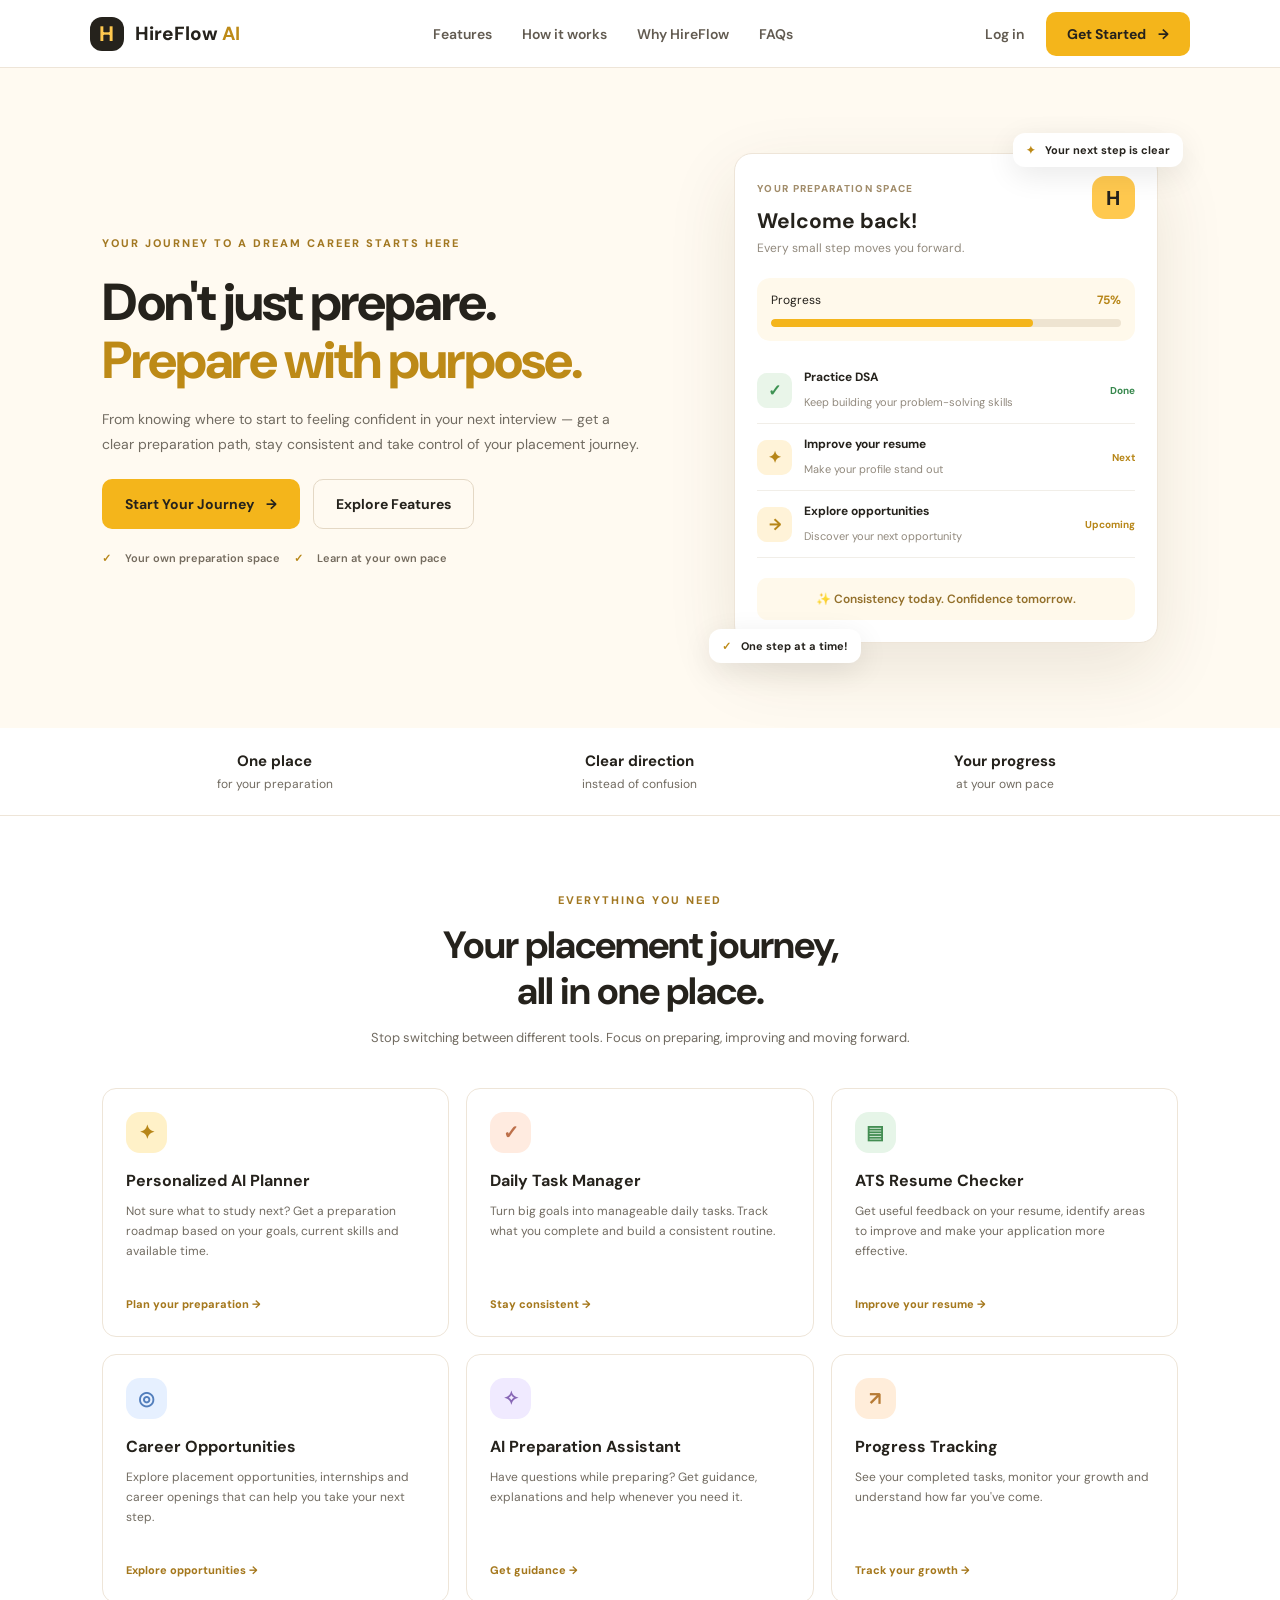
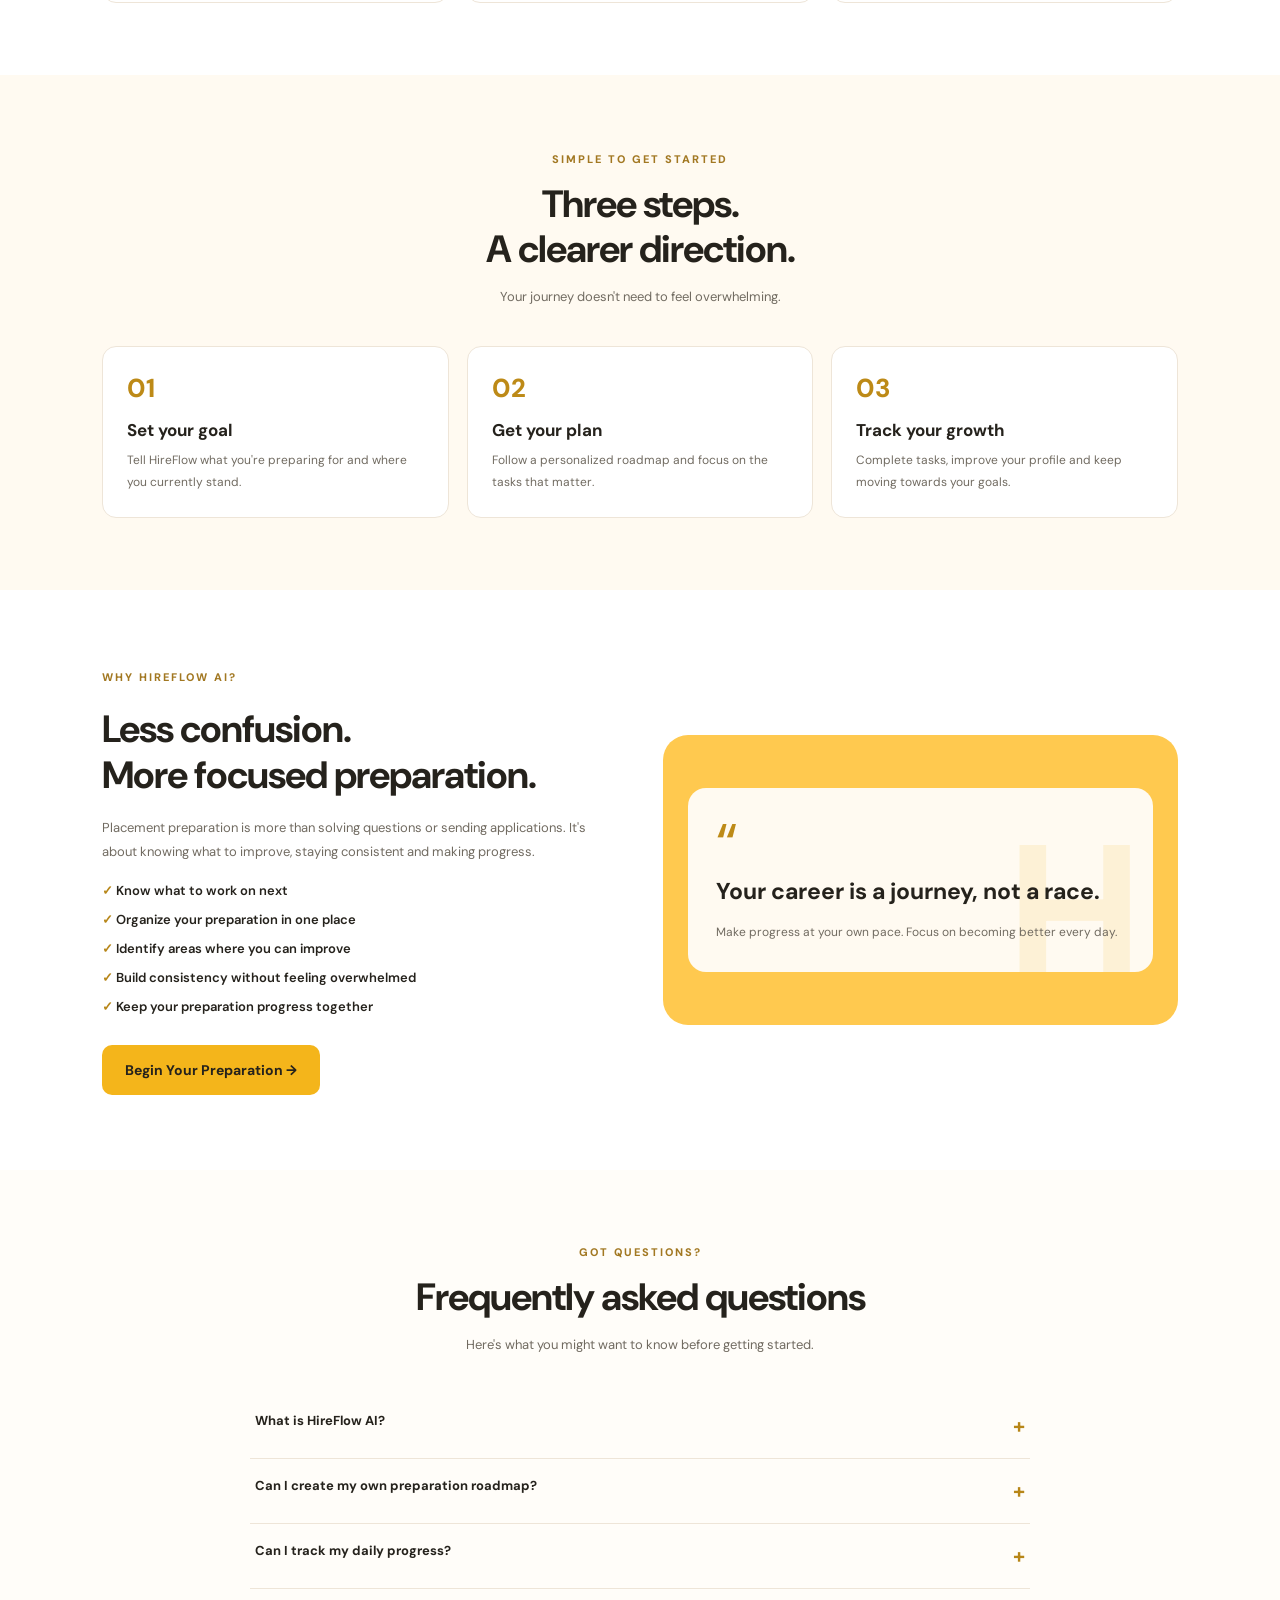
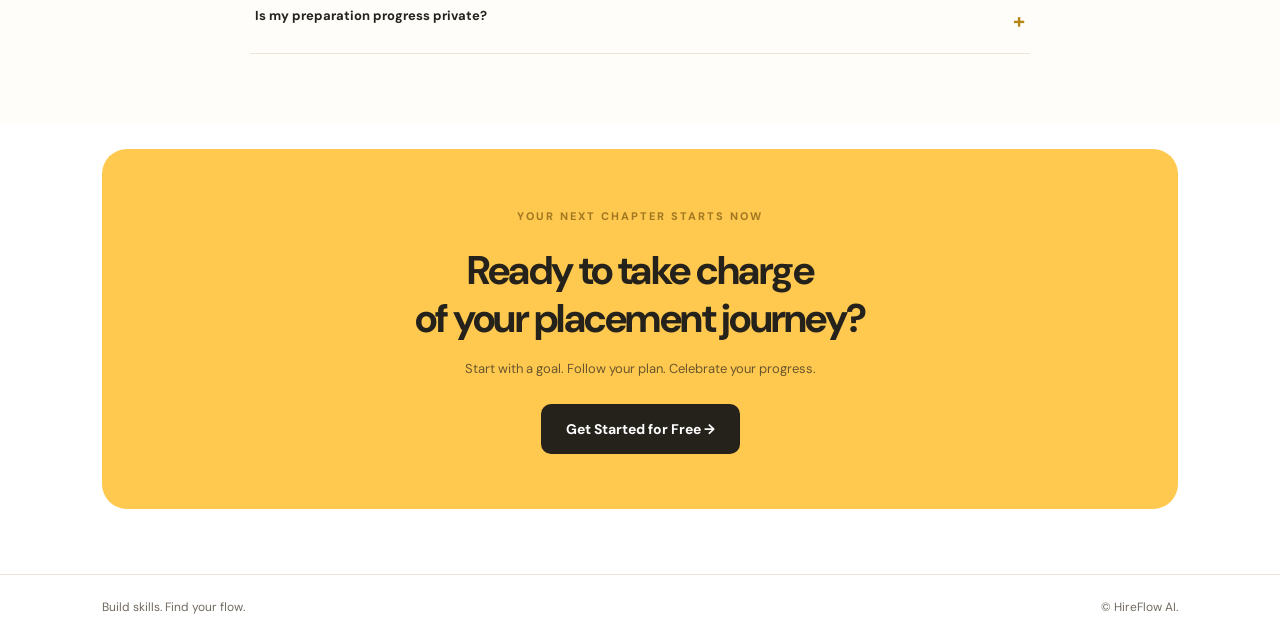
<file: static/landing.html>
<!DOCTYPE html>
<html lang="en">
<head>
    <meta charset="UTF-8">
    <meta name="viewport" content="width=device-width, initial-scale=1.0">
    <title>HireFlow AI | Your Placement Journey Starts Here</title>
    <link rel="stylesheet" href="/static/landing.css">
</head>
<body>

    <!-- NAVBAR -->
    <header class="navbar">
        <a href="/" class="logo">
            <span class="logo-icon">H</span>
            <span>HireFlow <b>AI</b></span>
        </a>

        <nav class="nav-links" id="navLinks">
            <a href="#features">Features</a>
            <a href="#how-it-works">How it works</a>
            <a href="#benefits">Why HireFlow</a>
            <a href="#faq">FAQs</a>
        </nav>

        <div class="nav-actions">
            <a href="/login" class="login-link">Log in</a>
            <a href="/login" class="nav-cta">Get Started <span>→</span></a>
        </div>

        <button class="menu-toggle" id="menuToggle" aria-label="Toggle navigation">
            ☰
        </button>
    </header>

    <main>

        <!-- HERO SECTION -->
        <section class="hero">
            <div class="hero-content reveal">
                <span class="eyebrow">
                    YOUR JOURNEY TO A DREAM CAREER STARTS HERE
                </span>

                <h1>
                    Don't just prepare.<br>
                    <span>Prepare with purpose.</span>
                </h1>

                <p class="hero-description">
                    From knowing where to start to feeling confident in your
                    next interview — get a clear preparation path, stay
                    consistent and take control of your placement journey.
                </p>

                <div class="hero-buttons">
                    <a href="/login" class="primary-btn">
                        Start Your Journey <span>→</span>
                    </a>
                    <a href="#features" class="secondary-btn">
                        Explore Features
                    </a>
                </div>

                <div class="hero-note">
                    <span>✓</span> Your own preparation space
                    <span>✓</span> Learn at your own pace
                </div>
            </div>

            <!-- PREVIEW CARD -->
            <div class="hero-visual reveal">
                <div class="floating-label label-one">
                    <span>✦</span> Your next step is clear
                </div>

                <div class="preview-card">
                    <div class="preview-top">
                        <div>
                            <span class="preview-caption">YOUR PREPARATION SPACE</span>
                            <h3>Welcome back!</h3>
                            <p>Every small step moves you forward.</p>
                        </div>
                        <div class="avatar">H</div>
                    </div>

                    <div class="preview-progress">
                        <div class="progress-heading">
                            <span>Progress</span>
                            <strong>75%</strong>
                        </div>
                        <div class="progress-bar">
                            <span></span>
                        </div>
                    </div>

                    <div class="preview-task">
                        <div class="task-icon">✓</div>
                        <div>
                            <strong>Practice DSA</strong>
                            <small>Keep building your problem-solving skills</small>
                        </div>
                        <span class="task-status">Done</span>
                    </div>

                    <div class="preview-task">
                        <div class="task-icon task-pending">✦</div>
                        <div>
                            <strong>Improve your resume</strong>
                            <small>Make your profile stand out</small>
                        </div>
                        <span class="task-status pending">Next</span>
                    </div>

                    <div class="preview-task">
                        <div class="task-icon task-pending">→</div>
                        <div>
                            <strong>Explore opportunities</strong>
                            <small>Discover your next opportunity</small>
                        </div>
                        <span class="task-status pending">Upcoming</span>
                    </div>

                    <div class="preview-message">
                        ✨ Consistency today. Confidence tomorrow.
                    </div>
                </div>

                <div class="floating-label label-two">
                    <span>✓</span> One step at a time!
                </div>
            </div>
        </section>

        <!-- VALUE STRIP -->
        <section class="value-strip">
            <div>
                <strong>One place</strong>
                <span>for your preparation</span>
            </div>
            <div>
                <strong>Clear direction</strong>
                <span>instead of confusion</span>
            </div>
            <div>
                <strong>Your progress</strong>
                <span>at your own pace</span>
            </div>
        </section>

        <!-- FEATURES -->
        <section class="section features-section" id="features">
            <div class="section-heading reveal">
                <span class="eyebrow">EVERYTHING YOU NEED</span>
                <h2>Your placement journey,<br>all in one place.</h2>
                <p>
                    Stop switching between different tools.
                    Focus on preparing, improving and moving forward.
                </p>
            </div>

            <div class="feature-grid">

                <article class="feature-card reveal">
                    <div class="feature-icon yellow">✦</div>
                    <h3>Personalized AI Planner</h3>
                    <p>
                        Not sure what to study next? Get a preparation roadmap
                        based on your goals, current skills and available time.
                    </p>
                    <a href="/login">Plan your preparation →</a>
                </article>

                <article class="feature-card reveal">
                    <div class="feature-icon peach">✓</div>
                    <h3>Daily Task Manager</h3>
                    <p>
                        Turn big goals into manageable daily tasks.
                        Track what you complete and build a consistent routine.
                    </p>
                    <a href="/login">Stay consistent →</a>
                </article>

                <article class="feature-card reveal">
                    <div class="feature-icon green">▤</div>
                    <h3>ATS Resume Checker</h3>
                    <p>
                        Get useful feedback on your resume, identify areas
                        to improve and make your application more effective.
                    </p>
                    <a href="/login">Improve your resume →</a>
                </article>

                <article class="feature-card reveal">
                    <div class="feature-icon blue">◎</div>
                    <h3>Career Opportunities</h3>
                    <p>
                        Explore placement opportunities, internships and
                        career openings that can help you take your next step.
                    </p>
                    <a href="/login">Explore opportunities →</a>
                </article>

                <article class="feature-card reveal">
                    <div class="feature-icon purple">✧</div>
                    <h3>AI Preparation Assistant</h3>
                    <p>
                        Have questions while preparing? Get guidance,
                        explanations and help whenever you need it.
                    </p>
                    <a href="/login">Get guidance →</a>
                </article>

                <article class="feature-card reveal">
                    <div class="feature-icon orange">↗</div>
                    <h3>Progress Tracking</h3>
                    <p>
                        See your completed tasks, monitor your growth
                        and understand how far you've come.
                    </p>
                    <a href="/login">Track your growth →</a>
                </article>

            </div>
        </section>

        <!-- HOW IT WORKS -->
        <section class="how-section" id="how-it-works">
            <div class="section-heading reveal">
                <span class="eyebrow">SIMPLE TO GET STARTED</span>
                <h2>Three steps.<br>A clearer direction.</h2>
                <p>Your journey doesn't need to feel overwhelming.</p>
            </div>

            <div class="steps-grid">
                <div class="step reveal">
                    <span class="step-number">01</span>
                    <h3>Set your goal</h3>
                    <p>
                        Tell HireFlow what you're preparing for and
                        where you currently stand.
                    </p>
                </div>

                <div class="step reveal">
                    <span class="step-number">02</span>
                    <h3>Get your plan</h3>
                    <p>
                        Follow a personalized roadmap and focus
                        on the tasks that matter.
                    </p>
                </div>

                <div class="step reveal">
                    <span class="step-number">03</span>
                    <h3>Track your growth</h3>
                    <p>
                        Complete tasks, improve your profile
                        and keep moving towards your goals.
                    </p>
                </div>
            </div>
        </section>

        <!-- BENEFITS -->
        <section class="benefits-section" id="benefits">
            <div class="benefits-content reveal">
                <span class="eyebrow">WHY HIREFLOW AI?</span>
                <h2>Less confusion.<br>More focused preparation.</h2>

                <p>
                    Placement preparation is more than solving questions
                    or sending applications. It's about knowing what to
                    improve, staying consistent and making progress.
                </p>

                <ul>
                    <li>✓ Know what to work on next</li>
                    <li>✓ Organize your preparation in one place</li>
                    <li>✓ Identify areas where you can improve</li>
                    <li>✓ Build consistency without feeling overwhelmed</li>
                    <li>✓ Keep your preparation progress together</li>
                </ul>

                <a href="/login" class="primary-btn">
                    Begin Your Preparation →
                </a>
            </div>

            <div class="benefits-visual reveal">
                <div class="quote-card">
                    <span class="quote-mark">“</span>
                    <h3>Your career is a journey, not a race.</h3>
                    <p>
                        Make progress at your own pace.
                        Focus on becoming better every day.
                    </p>
                    <div class="quote-decoration">H</div>
                </div>
            </div>
        </section>

        <!-- FAQ -->
        <section class="section faq-section" id="faq">
            <div class="section-heading reveal">
                <span class="eyebrow">GOT QUESTIONS?</span>
                <h2>Frequently asked questions</h2>
                <p>Here's what you might want to know before getting started.</p>
            </div>

            <div class="faq-list">
                <div class="faq-item">
                    <button class="faq-question">
                        What is HireFlow AI?
                        <span>+</span>
                    </button>
                    <div class="faq-answer">
                        HireFlow AI is a placement preparation platform
                        that helps you organize your learning, improve
                        your resume, explore opportunities and track progress.
                    </div>
                </div>

                <div class="faq-item">
                    <button class="faq-question">
                        Can I create my own preparation roadmap?
                        <span>+</span>
                    </button>
                    <div class="faq-answer">
                        Yes! You can generate a personalized preparation
                        roadmap based on your career goal, current skills
                        and available study time.
                    </div>
                </div>

                <div class="faq-item">
                    <button class="faq-question">
                        Can I track my daily progress?
                        <span>+</span>
                    </button>
                    <div class="faq-answer">
                        Yes. You can manage daily tasks, mark completed work
                        and monitor your preparation progress.
                    </div>
                </div>

                <div class="faq-item">
                    <button class="faq-question">
                        Is my preparation progress private?
                        <span>+</span>
                    </button>
                    <div class="faq-answer">
                        Your preparation data is associated with your
                        account, so you can access your own progress
                        when you sign in.
                    </div>
                </div>
            </div>
        </section>

        <!-- FINAL CTA -->
        <section class="final-cta reveal">
            <span class="eyebrow">YOUR NEXT CHAPTER STARTS NOW</span>
            <h2>Ready to take charge<br>of your placement journey?</h2>
            <p>
                Start with a goal. Follow your plan. Celebrate your progress.
            </p>
            <a href="/login" class="dark-btn">Get Started for Free →</a>
        </section>

    </main>

    <!-- FOOTER -->
    <footer class="footer">
        <!-- <a href="/" class="logo">
            <span class="logo-icon">H</span>
            <span>HireFlow <b>AI</b></span>
        </a> -->

        <p>Build skills. Find your flow.</p>
        <span class="copyright">© HireFlow AI.</span>
    </footer>

    <script>
        // Mobile navigation
        const menuToggle = document.getElementById("menuToggle");
        const navLinks = document.getElementById("navLinks");

        menuToggle.addEventListener("click", () => {
            navLinks.classList.toggle("active");
        });

        navLinks.querySelectorAll("a").forEach(link => {
            link.addEventListener("click", () => {
                navLinks.classList.remove("active");
            });
        });

        // FAQ accordion
        document.querySelectorAll(".faq-question").forEach(button => {
            button.addEventListener("click", () => {
                const item = button.parentElement;
                const isOpen = item.classList.contains("open");

                document.querySelectorAll(".faq-item").forEach(faq => {
                    faq.classList.remove("open");
                });

                if (!isOpen) {
                    item.classList.add("open");
                }
            });
        });

        // Scroll reveal animation
        const revealObserver = new IntersectionObserver(entries => {
            entries.forEach(entry => {
                if (entry.isIntersecting) {
                    entry.target.classList.add("visible");
                    revealObserver.unobserve(entry.target);
                }
            });
        }, { threshold: 0.12 });

        document.querySelectorAll(".reveal").forEach(element => {
            revealObserver.observe(element);
        });
    </script>

</body>
</html>
</file>
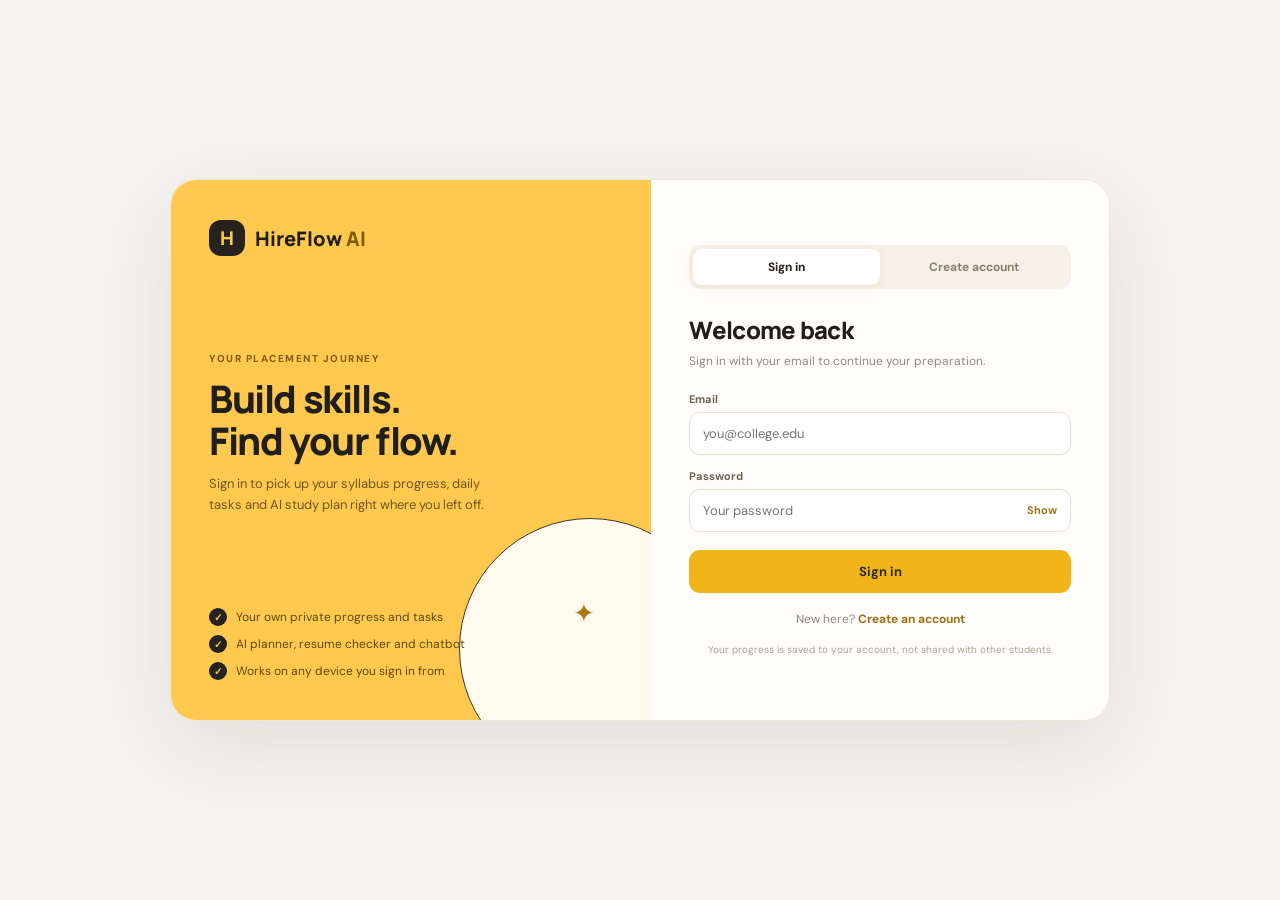
<file: static/login.html>
<!doctype html>
<html lang="en">
<head>
<meta charset="utf-8">
<meta name="viewport" content="width=device-width, initial-scale=1">
<title>Sign in — HireFlow AI</title>
<link rel="preconnect" href="https://fonts.googleapis.com">
<link href="https://fonts.googleapis.com/css2?family=DM+Sans:wght@400;500;600;700&family=Manrope:wght@500;600;700;800&display=swap" rel="stylesheet">
<style>
:root{--ink:#211f1c;--muted:#8e8982;--cream:#fff8eb;--side:#fbefdc;--yellow:#ffc94f;--gold:#edae10;--line:#eee8df;--green:#43ae75;--red:#bd4a35}
*{box-sizing:border-box}
[hidden]{display:none!important}
body{margin:0;min-height:100vh;background:#f5f4f1;color:var(--ink);font-family:'DM Sans',sans-serif;font-size:14px;display:grid;place-items:center;padding:20px}
.auth-card{width:min(940px,100%);display:grid;grid-template-columns:1.05fr 1fr;background:#fffdfb;border-radius:26px;overflow:hidden;box-shadow:0 25px 90px #40311a1c;border:1px solid #f0e7d9}
.auth-hero{position:relative;background:var(--yellow);padding:40px 38px;display:flex;flex-direction:column;justify-content:space-between;min-height:540px;overflow:hidden}
.auth-hero:before{content:'';position:absolute;width:260px;height:260px;border-radius:50%;background:#fff9ee;border:1px solid #41372d;right:-70px;bottom:-60px}
.auth-hero:after{content:'✦';position:absolute;right:56px;bottom:90px;font-size:26px;color:#a97711}
.brand{display:flex;align-items:center;gap:10px;font:800 20px Manrope,sans-serif;position:relative;z-index:1}
.brand-mark{display:grid;place-items:center;width:36px;height:36px;background:#26231f;color:var(--yellow);border-radius:12px;font-size:19px}
.brand-ai{color:#7d5900}
.hero-text{position:relative;z-index:1}
.hero-text .kicker{font-size:10px;font-weight:800;letter-spacing:1.5px;color:#805d16}
.hero-text h1{font:800 clamp(28px,3.4vw,38px)/1.1 Manrope,sans-serif;letter-spacing:-1.4px;margin:12px 0 12px}
.hero-text p{font-size:13px;line-height:1.6;color:#6f571d;margin:0;max-width:300px}
.perks{position:relative;z-index:1;display:grid;gap:9px;font-size:12px;color:#5d4813;margin:0;padding:0;list-style:none}
.perks li:before{content:'✓';display:inline-grid;place-items:center;width:18px;height:18px;border-radius:50%;background:#26231f;color:var(--yellow);font-size:10px;font-weight:800;margin-right:9px}
.auth-panel{padding:40px 38px;display:flex;flex-direction:column;justify-content:center}
.tabs{display:grid;grid-template-columns:1fr 1fr;background:#f6f1e8;border-radius:12px;padding:4px;margin-bottom:24px}
.tab{border:0;background:transparent;border-radius:9px;padding:10px;font:700 12px 'DM Sans',sans-serif;color:#8a7d68;cursor:pointer}
.tab.active{background:#fff;color:#26231f;box-shadow:0 3px 12px #78500c14}
.auth-panel h2{font:800 24px Manrope,sans-serif;letter-spacing:-.7px;margin:0 0 6px}
.sub{color:var(--muted);font-size:12px;margin:0 0 22px;line-height:1.5}
.field{display:grid;gap:6px;margin-bottom:14px}
.field label{font-size:11px;font-weight:700;color:#6b6256}
.input-wrap{position:relative}
.field input{width:100%;border:1px solid #e6dfd4;border-radius:11px;padding:12px 13px;background:#fff;font:13px 'DM Sans',sans-serif;color:#2e2923;outline:none}
.field input:focus{border-color:#e9b834;box-shadow:0 0 0 3px #ffc94f25}
.input-wrap input{padding-right:58px}
.toggle-pw{position:absolute;right:6px;top:50%;transform:translateY(-50%);border:0;background:none;color:#9a7214;font:700 11px 'DM Sans',sans-serif;cursor:pointer;padding:8px}
.hint{font-size:10px;color:#9a9185}
.submit{width:100%;border:0;border-radius:11px;background:#f1b51a;color:#2f260f;padding:13px;font:700 13px 'DM Sans',sans-serif;cursor:pointer;margin-top:4px;transition:background .15s}
.submit:hover{background:#e6a90c}
.submit:disabled{opacity:.6;cursor:wait}
.error{display:none;background:#fff0ea;border:1px solid #f3cdbf;color:var(--red);border-radius:10px;padding:10px 12px;font-size:12px;margin-bottom:14px;line-height:1.5}
.error.show{display:block}
.switch{text-align:center;font-size:12px;color:var(--muted);margin-top:18px}
.switch button{border:0;background:none;color:#9a7214;font:700 12px 'DM Sans',sans-serif;cursor:pointer;padding:0}
.fine{text-align:center;font-size:10px;color:#aaa197;margin-top:16px}
@media(max-width:760px){.auth-card{grid-template-columns:1fr}.auth-hero{min-height:0;padding:26px 24px;gap:20px}.auth-hero:before,.auth-hero:after{display:none}.perks{display:none}.hero-text p{max-width:none}.auth-panel{padding:28px 24px 30px}}
</style>
</head>
<body>
<main class="auth-card">
  <section class="auth-hero">
    <div class="brand"><span class="brand-mark">H</span><span>HireFlow<span class="brand-ai"> AI</span></span></div>
    <div class="hero-text">
      <span class="kicker">YOUR PLACEMENT JOURNEY</span>
      <h1>Build skills.<br>Find your flow.</h1>
      <p>Sign in to pick up your syllabus progress, daily tasks and AI study plan right where you left off.</p>
    </div>
    <ul class="perks">
      <li>Your own private progress and tasks</li>
      <li>AI planner, resume checker and chatbot</li>
      <li>Works on any device you sign in from</li>
    </ul>
  </section>

  <section class="auth-panel">
    <div class="tabs" role="tablist">
      <button class="tab active" id="tabLogin" role="tab" type="button">Sign in</button>
      <button class="tab" id="tabRegister" role="tab" type="button">Create account</button>
    </div>
    <h2 id="formTitle">Welcome back</h2>
    <p class="sub" id="formSub">Sign in with your email to continue your preparation.</p>
    <div class="error" id="error" role="alert"></div>

    <form id="authForm" novalidate autocomplete="off">
      <div class="field" id="nameField" hidden>
        <label for="name">Full name</label>
        <input id="name" name="name" autocomplete="off" placeholder="e.g. Aarav Sharma" maxlength="60">
      </div>
      <div class="field">
        <label for="email">Email</label>
        <input id="email" name="hf_email" type="email" autocomplete="off" autocapitalize="off" spellcheck="false" placeholder="you@college.edu" required readonly>
      </div>
      <div class="field">
        <label for="password">Password</label>
        <div class="input-wrap">
          <input id="password" name="hf_secret" type="password" autocomplete="new-password" placeholder="Your password" required readonly>
          <button class="toggle-pw" id="togglePw" type="button" aria-label="Show password">Show</button>
        </div>
        <span class="hint" id="pwHint" hidden>Use at least 8 characters.</span>
      </div>
      <button class="submit" id="submitBtn" type="submit">Sign in</button>
    </form>

    <div class="switch"><span id="switchText">New here?</span> <button id="switchBtn" type="button">Create an account</button></div>
    <div class="fine">Your progress is saved to your account, not shared with other students.</div>
  </section>
</main>

<script>
(function(){
  var TOKEN_KEY='hireflow_token';
  var $=function(s){return document.querySelector(s)};
  var mode='login';

  function getToken(){try{return localStorage.getItem(TOKEN_KEY)}catch(e){return null}}
  function setToken(t){try{localStorage.setItem(TOKEN_KEY,t)}catch(e){}}

  // Already signed in? Verify the saved token, then go straight to the dashboard.
  // var existing=getToken();
  // if(existing){
  //   fetch('/api/auth/me',{headers:{Authorization:'Bearer '+existing}}).then(function(r){
  //     // if(r.ok){location.replace('/')}
  //     if(r.ok){location.replace('/dashboard')}
  //     else{try{localStorage.removeItem(TOKEN_KEY)}catch(e){}}
  //   }).catch(function(){});
  // }

  function showError(msg){var el=$('#error');el.textContent=msg;el.classList.toggle('show',!!msg)}

  function setMode(next){
    mode=next;var reg=next==='register';
    $('#tabLogin').classList.toggle('active',!reg);$('#tabRegister').classList.toggle('active',reg);
    $('#nameField').hidden=!reg;$('#pwHint').hidden=!reg;
    $('#formTitle').textContent=reg?'Create your account':'Welcome back';
    $('#formSub').textContent=reg?'It takes a minute. Your progress and plans stay private to you.':'Sign in with your email to continue your preparation.';
    $('#submitBtn').textContent=reg?'Create account':'Sign in';
    $('#switchText').textContent=reg?'Already have an account?':'New here?';
    $('#switchBtn').textContent=reg?'Sign in':'Create an account';
    $('#password').placeholder=reg?'At least 8 characters':'Your password';
    showError('');
  }

  // Block browser autofill: fields stay read-only until the user clicks into them.
  ['#email','#password'].forEach(function(sel){var el=$(sel);
    var unlock=function(){el.removeAttribute('readonly')};
    el.addEventListener('focus',unlock);el.addEventListener('pointerdown',unlock);
  });

  $('#tabLogin').onclick=function(){setMode('login')};
  $('#tabRegister').onclick=function(){setMode('register')};
  $('#switchBtn').onclick=function(){setMode(mode==='login'?'register':'login')};
  $('#togglePw').onclick=function(){
    var pw=$('#password'),show=pw.type==='password';
    pw.type=show?'text':'password';this.textContent=show?'Hide':'Show';
    this.setAttribute('aria-label',show?'Hide password':'Show password');
  };

  $('#authForm').onsubmit=async function(e){
    e.preventDefault();showError('');
    var email=$('#email').value.trim(),password=$('#password').value,name=$('#name').value.trim();
    if(mode==='register'&&name.length<2){showError('Please enter your name.');return}
    if(!/^[^@\s]+@[^@\s]+\.[^@\s]+$/.test(email)){showError('Enter a valid email address.');return}
    if(!password){showError('Enter your password.');return}
    if(mode==='register'&&password.length<8){showError('Use a password with at least 8 characters.');return}
    var btn=$('#submitBtn'),label=btn.textContent;
    btn.disabled=true;btn.textContent=mode==='register'?'Creating account…':'Signing in…';
    try{
      var res=await fetch(mode==='register'?'/api/auth/register':'/api/auth/login',{
        method:'POST',headers:{'Content-Type':'application/json'},
        body:JSON.stringify(mode==='register'?{name:name,email:email,password:password}:{email:email,password:password})
      });
      var data={};try{data=await res.json()}catch(_){}
      if(!res.ok)throw new Error(data.detail||'Something went wrong. Please try again.');
      setToken(data.token);
      // location.replace('/');
      location.replace('/dashboard');
    }catch(err){
      showError(err.message==='Failed to fetch'?'Cannot reach the server. Is it running?':err.message);
      btn.disabled=false;btn.textContent=label;
    }
  };
})();
</script>
</body>
</html>
</file>
<file: static/landing.css>
@import url('https://fonts.googleapis.com/css2?family=DM+Sans:wght@400;500;600;700;800&display=swap');

:root {
    --yellow: #ffc94f;
    --yellow-dark: #f4b51b;
    --cream: #fffaf1;
    --dark: #25221c;
    --text: #716b61;
    --border: #eee5d8;
    --white: #ffffff;
}

* {
    margin: 0;
    padding: 0;
    box-sizing: border-box;
}

html {
    scroll-behavior: smooth;
    scroll-padding-top: 90px;
}

body {
    font-family: 'DM Sans', sans-serif;
    color: var(--dark);
    background: #fff;
    overflow-x: hidden;
}

a {
    text-decoration: none;
    color: inherit;
}

button {
    font: inherit;
    cursor: pointer;
}

/* NAVBAR */

.navbar {
    height: 82px;
    padding: 0 8%;
    display: flex;
    align-items: center;
    justify-content: space-between;
    background: rgba(255,255,255,.96);
    border-bottom: 1px solid var(--border);
    position: sticky;
    top: 0;
    z-index: 100;
    backdrop-filter: blur(12px);
}

.logo {
    display: flex;
    align-items: center;
    gap: 11px;
    font-size: 21px;
    font-weight: 800;
}

.logo b {
    color: #bd8a17;
}

.logo-icon {
    width: 39px;
    height: 39px;
    background: var(--dark);
    color: var(--yellow);
    border-radius: 12px;
    display: grid;
    place-items: center;
    font-size: 21px;
}

.nav-links {
    display: flex;
    align-items: center;
    gap: 30px;
}

.nav-links a,
.login-link {
    color: #625b51;
    font-size: 14px;
    font-weight: 600;
    transition: color .2s;
}

.nav-links a:hover,
.login-link:hover {
    color: #bd8a17;
}

.nav-actions {
    display: flex;
    align-items: center;
    gap: 22px;
}

.nav-cta,
.primary-btn {
    background: var(--yellow-dark);
    color: var(--dark);
    padding: 13px 21px;
    border-radius: 10px;
    font-size: 14px;
    font-weight: 700;
    display: inline-flex;
    align-items: center;
    gap: 12px;
    transition: .25s;
}

.nav-cta:hover,
.primary-btn:hover {
    background: #ffcb49;
    transform: translateY(-3px);
}

.menu-toggle {
    display: none;
    border: none;
    background: none;
    font-size: 26px;
}

/* HERO */

.hero {
    min-height: 620px;
    padding: 90px 9%;
    background: var(--cream);
    display: grid;
    grid-template-columns: 1.1fr .9fr;
    align-items: center;
    gap: 60px;
    overflow: hidden;
}

.eyebrow {
    display: inline-block;
    color: #a27822;
    font-size: 11px;
    font-weight: 800;
    letter-spacing: 2px;
    margin-bottom: 23px;
}

.hero h1 {
    font-size: clamp(42px, 5vw, 66px);
    line-height: 1.12;
    letter-spacing: -2.7px;
    font-weight: 800;
}

.hero h1 span {
    color: #bd8a17;
}

.hero-description {
    max-width: 540px;
    color: var(--text);
    font-size: 16px;
    line-height: 1.9;
    margin: 24px 0 30px;
}

.hero-buttons {
    display: flex;
    flex-wrap: wrap;
    gap: 13px;
}

.primary-btn {
    padding: 16px 23px;
}

.secondary-btn {
    padding: 15px 22px;
    border: 1px solid #e4d8c5;
    border-radius: 10px;
    font-size: 14px;
    font-weight: 700;
    transition: .2s;
}

.secondary-btn:hover {
    background: white;
}

.hero-note {
    display: flex;
    flex-wrap: wrap;
    gap: 20px;
    margin-top: 30px;
    color: #746b5e;
    font-size: 12px;
    font-weight: 600;
}

.hero-note span {
    color: #b78618;
}

/* HERO PREVIEW */

.hero-visual {
    position: relative;
    padding: 20px;
}

.preview-card {
    position: relative;
    z-index: 2;
    background: white;
    border: 1px solid var(--border);
    border-radius: 22px;
    padding: 27px;
    box-shadow: 0 25px 70px rgba(73,53,17,.11);
}

.preview-top {
    display: flex;
    justify-content: space-between;
    align-items: flex-start;
}

.preview-caption {
    font-size: 10px;
    font-weight: 800;
    letter-spacing: 1.3px;
    color: #a18c6a;
}

.preview-top h3 {
    font-size: 25px;
    margin: 10px 0 5px;
}

.preview-top p,
.preview-task small {
    font-size: 12px;
    color: #928a7e;
}

.avatar {
    width: 43px;
    height: 43px;
    display: grid;
    place-items: center;
    background: var(--yellow);
    border-radius: 13px;
    font-weight: 800;
    font-size: 20px;
}

.preview-progress {
    margin: 30px 0 22px;
    padding: 17px;
    border-radius: 13px;
    background: #fff9eb;
}

.progress-heading {
    display: flex;
    justify-content: space-between;
    font-size: 12px;
    margin-bottom: 11px;
}

.progress-heading strong {
    color: #b78618;
}

.progress-bar {
    height: 8px;
    background: #eee4d1;
    border-radius: 20px;
    overflow: hidden;
}

.progress-bar span {
    display: block;
    width: 75%;
    height: 100%;
    background: var(--yellow-dark);
    border-radius: inherit;
}

.preview-task {
    display: flex;
    align-items: center;
    gap: 12px;
    padding: 15px 0;
    border-bottom: 1px solid #f1eee8;
}

.task-icon {
    width: 35px;
    height: 35px;
    flex-shrink: 0;
    display: grid;
    place-items: center;
    border-radius: 10px;
    background: #e9f5e9;
    color: #3d9252;
    font-weight: 800;
}

.task-pending {
    background: #fff3d8;
    color: #b78618;
}

.preview-task > div:nth-child(2) {
    flex: 1;
}

.preview-task strong {
    display: block;
    font-size: 13px;
    margin-bottom: 5px;
}

.preview-task small {
    line-height: 1.5;
}

.task-status {
    font-size: 10px;
    font-weight: 700;
    color: #37884d;
}

.task-status.pending {
    color: #b78618;
}

.preview-message {
    margin-top: 20px;
    background: #fff9eb;
    border-radius: 10px;
    padding: 13px;
    font-size: 12px;
    text-align: center;
    color: #93702b;
    font-weight: 600;
}

.floating-label {
    position: absolute;
    z-index: 3;
    background: white;
    padding: 13px 17px;
    border-radius: 12px;
    box-shadow: 0 8px 30px rgba(0,0,0,.09);
    font-size: 12px;
    font-weight: 700;
}

.floating-label span {
    color: #bd8a17;
    margin-right: 7px;
}

.label-one {
    top: 0;
    right: -5px;
}

.label-two {
    bottom: 0;
    left: -5px;
}

/* VALUE STRIP */

.value-strip {
    display: grid;
    grid-template-columns: repeat(3, 1fr);
    padding: 30px 10%;
    border-bottom: 1px solid var(--border);
    gap: 20px;
    text-align: center;
}

.value-strip div {
    display: flex;
    flex-direction: column;
    gap: 5px;
}

.value-strip strong {
    font-size: 15px;
}

.value-strip span {
    color: var(--text);
    font-size: 12px;
}

/* COMMON SECTIONS */

.section {
    padding: 100px 9%;
}

.section-heading {
    max-width: 650px;
    margin: 0 auto 55px;
    text-align: center;
}

.section-heading .eyebrow {
    margin-bottom: 16px;
}

.section-heading h2,
.benefits-content h2 {
    font-size: clamp(32px, 4vw, 46px);
    letter-spacing: -1.6px;
    line-height: 1.2;
}

.section-heading p {
    color: var(--text);
    font-size: 14px;
    line-height: 1.8;
    margin-top: 17px;
}

/* FEATURE CARDS */

.feature-grid {
    display: grid;
    grid-template-columns: repeat(3, 1fr);
    gap: 22px;
}

.feature-card {
    border: 1px solid var(--border);
    border-radius: 17px;
    padding: 29px;
    background: white;
    transition: .3s;
}

.feature-card:hover {
    transform: translateY(-7px);
    box-shadow: 0 16px 40px rgba(52,40,18,.08);
    border-color: #e9c778;
}

.feature-icon {
    width: 48px;
    height: 48px;
    border-radius: 14px;
    display: grid;
    place-items: center;
    font-size: 22px;
    font-weight: 700;
    margin-bottom: 22px;
}

.yellow { background: #fff1c8; color: #b78618; }
.peach { background: #ffebe0; color: #bd704b; }
.green { background: #e6f5e8; color: #438d52; }
.blue { background: #e6f0ff; color: #527ebc; }
.purple { background: #f0eaff; color: #8867b6; }
.orange { background: #ffedda; color: #b77b35; }

.feature-card h3 {
    font-size: 18px;
    margin-bottom: 13px;
}

.feature-card p {
    color: var(--text);
    font-size: 13px;
    line-height: 1.85;
    min-height: 95px;
}

.feature-card a {
    display: inline-block;
    margin-top: 20px;
    color: #a5781d;
    font-size: 12px;
    font-weight: 800;
}

/* HOW IT WORKS */

.how-section {
    padding: 95px 9%;
    background: var(--cream);
}

.steps-grid {
    display: grid;
    grid-template-columns: repeat(3, 1fr);
    gap: 25px;
}

.step {
    background: white;
    border: 1px solid var(--border);
    padding: 30px;
    border-radius: 17px;
}

.step-number {
    color: #bd8a17;
    font-size: 31px;
    font-weight: 800;
}

.step h3 {
    font-size: 19px;
    margin: 19px 0 12px;
}

.step p {
    color: var(--text);
    font-size: 13px;
    line-height: 1.8;
}

/* BENEFITS */

.benefits-section {
    padding: 105px 10%;
    display: grid;
    grid-template-columns: 1fr 1fr;
    gap: 80px;
    align-items: center;
}

.benefits-content > p {
    margin: 22px 0;
    color: var(--text);
    line-height: 1.9;
    font-size: 14px;
}

.benefits-content ul {
    list-style: none;
    margin-bottom: 30px;
}

.benefits-content li {
    margin: 15px 0;
    font-size: 14px;
    font-weight: 600;
}

.benefits-content li::first-letter {
    color: #b78618;
}

.benefits-visual {
    background: var(--yellow);
    min-height: 350px;
    border-radius: 25px;
    display: grid;
    place-items: center;
    padding: 35px;
}

.quote-card {
    position: relative;
    background: #fffaf1;
    padding: 40px;
    border-radius: 18px;
    width: 100%;
    overflow: hidden;
}

.quote-mark {
    font-size: 60px;
    color: #bd8a17;
    line-height: 1;
}

.quote-card h3 {
    font-size: 28px;
    line-height: 1.35;
    position: relative;
    z-index: 1;
}

.quote-card p {
    margin-top: 15px;
    color: var(--text);
    font-size: 13px;
    line-height: 1.8;
    position: relative;
    z-index: 1;
}

.quote-decoration {
    position: absolute;
    right: 15px;
    bottom: -65px;
    font-size: 190px;
    color: rgba(240,181,27,.12);
    font-weight: 800;
}

/* FAQ */

.faq-section {
    background: #fffdf9;
}

.faq-list {
    max-width: 780px;
    margin: auto;
}

.faq-item {
    border-bottom: 1px solid var(--border);
}

.faq-question {
    width: 100%;
    background: none;
    border: none;
    padding: 22px 5px;
    display: flex;
    justify-content: space-between;
    text-align: left;
    font-size: 15px;
    font-weight: 700;
    color: var(--dark);
}

.faq-question span {
    color: #b78618;
    font-size: 21px;
    transition: transform .2s;
}

.faq-answer {
    max-height: 0;
    overflow: hidden;
    color: var(--text);
    font-size: 13px;
    line-height: 1.8;
    transition: max-height .3s ease, padding .3s ease;
}

.faq-item.open .faq-answer {
    max-height: 150px;
    padding: 0 5px 20px;
}

.faq-item.open .faq-question span {
    transform: rotate(45deg);
}

/* FINAL CTA */

.final-cta {
    margin: 40px 9% 90px;
    padding: 75px 25px;
    border-radius: 25px;
    text-align: center;
    background: var(--yellow);
}

.final-cta h2 {
    font-size: clamp(32px, 4vw, 48px);
    line-height: 1.2;
    letter-spacing: -1.5px;
}

.final-cta p {
    color: #69562e;
    font-size: 14px;
    margin: 18px 0 27px;
}

.dark-btn {
    display: inline-block;
    background: var(--dark);
    color: white;
    padding: 16px 25px;
    border-radius: 10px;
    font-size: 14px;
    font-weight: 700;
    transition: .2s;
}

.dark-btn:hover {
    background: #403a30;
    transform: translateY(-3px);
}

/* FOOTER */

.footer {
    padding: 30px 9%;
    display: flex;
    align-items: center;
    justify-content: space-between;
    border-top: 1px solid var(--border);
    gap: 20px;
}

.footer p,
.copyright {
    font-size: 12px;
    color: var(--text);
}

/* ANIMATIONS */

.reveal {
    opacity: 0;
    transform: translateY(25px);
    transition: opacity .7s ease, transform .7s ease;
}

.reveal.visible {
    opacity: 1;
    transform: translateY(0);
}

/* RESPONSIVE */

@media (max-width: 1000px) {
    .navbar {
        padding: 0 5%;
    }

    .hero {
        padding: 75px 6%;
        gap: 25px;
    }

    .feature-grid {
        grid-template-columns: repeat(2, 1fr);
    }

    .benefits-section {
        gap: 35px;
    }
}

@media (max-width: 760px) {
    .navbar {
        height: 72px;
    }

    .menu-toggle {
        display: block;
    }

    .nav-links {
        display: none;
        position: absolute;
        top: 72px;
        left: 0;
        right: 0;
        background: white;
        padding: 25px;
        flex-direction: column;
        align-items: flex-start;
        gap: 22px;
        border-bottom: 1px solid var(--border);
    }

    .nav-links.active {
        display: flex;
    }

    .nav-actions {
        margin-left: auto;
        margin-right: 18px;
        gap: 12px;
    }

    .nav-cta {
        padding: 11px 13px;
        font-size: 12px;
    }

    .login-link {
        display: none;
    }

    .hero {
        grid-template-columns: 1fr;
        padding: 65px 7%;
    }

    .hero-visual {
        margin-top: 25px;
    }

    .label-one {
        right: 0;
    }

    .value-strip {
        padding: 25px 5%;
        gap: 12px;
    }

    .value-strip strong {
        font-size: 12px;
    }

    .value-strip span {
        font-size: 10px;
    }

    .section,
    .how-section {
        padding: 75px 7%;
    }

    .feature-grid,
    .steps-grid {
        grid-template-columns: 1fr;
    }

    .feature-card p {
        min-height: auto;
    }

    .benefits-section {
        grid-template-columns: 1fr;
        padding: 75px 7%;
    }

    .final-cta {
        margin: 20px 5% 60px;
        padding: 55px 20px;
    }

    .footer {
        flex-direction: column;
        text-align: center;
    }
}

@media (max-width: 420px) {
    .hero h1 {
        font-size: 40px;
    }

    .hero-note {
        gap: 12px;
    }

    .preview-card {
        padding: 19px;
    }

    .floating-label {
        font-size: 10px;
        padding: 10px;
    }

    .value-strip {
        grid-template-columns: 1fr;
        gap: 18px;
    }
}

@media (prefers-reduced-motion: reduce) {
    *,
    *::before,
    *::after {
        scroll-behavior: auto !important;
        animation-duration: .01ms !important;
        transition-duration: .01ms !important;
    }
}


/* =====================================
   COMPACT LANDING PAGE REFINEMENTS
===================================== */

/* Navbar */
.navbar {
    height: 68px;
    padding: 0 7%;
}

.logo {
    font-size: 19px;
}

.logo-icon {
    width: 34px;
    height: 34px;
}

/* Hero */
.hero {
    min-height: auto;
    padding: 65px 8%;
    gap: 45px;
}

.hero h1 {
    font-size: clamp(36px, 4.2vw, 52px);
    letter-spacing: -1.8px;
    line-height: 1.12;
}

.hero-description {
    font-size: 14px;
    line-height: 1.75;
    margin: 18px 0 23px;
}

.hero-note {
    margin-top: 22px;
    gap: 14px;
    font-size: 11px;
}

/* Preview card */
.preview-card {
    padding: 22px;
    border-radius: 18px;
}

.preview-top h3 {
    font-size: 21px;
}

.preview-progress {
    margin: 22px 0 16px;
    padding: 14px;
}

.preview-task {
    padding: 12px 0;
}

.preview-task strong {
    font-size: 12px;
}

.preview-task small {
    font-size: 11px;
}

.floating-label {
    padding: 10px 13px;
    font-size: 11px;
}

/* Value strip */
.value-strip {
    padding: 23px 8%;
}

/* All main sections */
.section,
.how-section {
    padding: 72px 8%;
}

.section-heading {
    margin-bottom: 38px;
}

.section-heading h2,
.benefits-content h2 {
    font-size: clamp(29px, 3.2vw, 38px);
    letter-spacing: -1px;
}

.section-heading p {
    font-size: 13px;
    margin-top: 12px;
}

/* Feature cards */
.feature-grid {
    gap: 17px;
}

.feature-card {
    padding: 23px;
    border-radius: 14px;
}

.feature-icon {
    width: 41px;
    height: 41px;
    margin-bottom: 17px;
    font-size: 19px;
}

.feature-card h3 {
    font-size: 16px;
    margin-bottom: 10px;
}

.feature-card p {
    font-size: 12px;
    line-height: 1.7;
    min-height: 82px;
}

.feature-card a {
    font-size: 11px;
    margin-top: 14px;
}

/* How it works */
.steps-grid {
    gap: 18px;
}

.step {
    padding: 24px;
    border-radius: 14px;
}

.step-number {
    font-size: 26px;
}

.step h3 {
    font-size: 17px;
    margin: 14px 0 9px;
}

.step p {
    font-size: 12px;
}

/* Benefits */
.benefits-section {
    padding: 75px 8%;
    gap: 45px;
}

.benefits-content > p {
    font-size: 13px;
    margin: 17px 0;
}

.benefits-content li {
    font-size: 13px;
    margin: 12px 0;
}

.benefits-visual {
    min-height: 290px;
    padding: 25px;
}

.quote-card {
    padding: 28px;
}

.quote-card h3 {
    font-size: 23px;
}

.quote-card p {
    font-size: 12px;
}

/* FAQ */
.faq-section {
    padding: 70px 8%;
}

.faq-question {
    padding: 18px 5px;
    font-size: 13px;
}

.faq-answer {
    font-size: 12px;
}

/* Final CTA */
.final-cta {
    margin: 25px 8% 65px;
    padding: 55px 22px;
}

.final-cta h2 {
    font-size: clamp(28px, 3.5vw, 40px);
}

.final-cta p {
    font-size: 13px;
}

/* Footer */
.footer {
    padding: 24px 8%;
}

/* Keep all sections visible even before scrolling */
.reveal {
    opacity: 1;
    transform: none;
}

/* Mobile refinements */
@media (max-width: 760px) {
    .hero {
        padding: 50px 6%;
    }

    .hero h1 {
        font-size: 39px;
    }

    .section,
    .how-section {
        padding: 55px 6%;
    }

    .feature-card {
        padding: 21px;
    }

    .benefits-section {
        padding: 55px 6%;
    }

    .final-cta {
        margin: 15px 5% 45px;
        padding: 42px 18px;
    }
}
</file>
